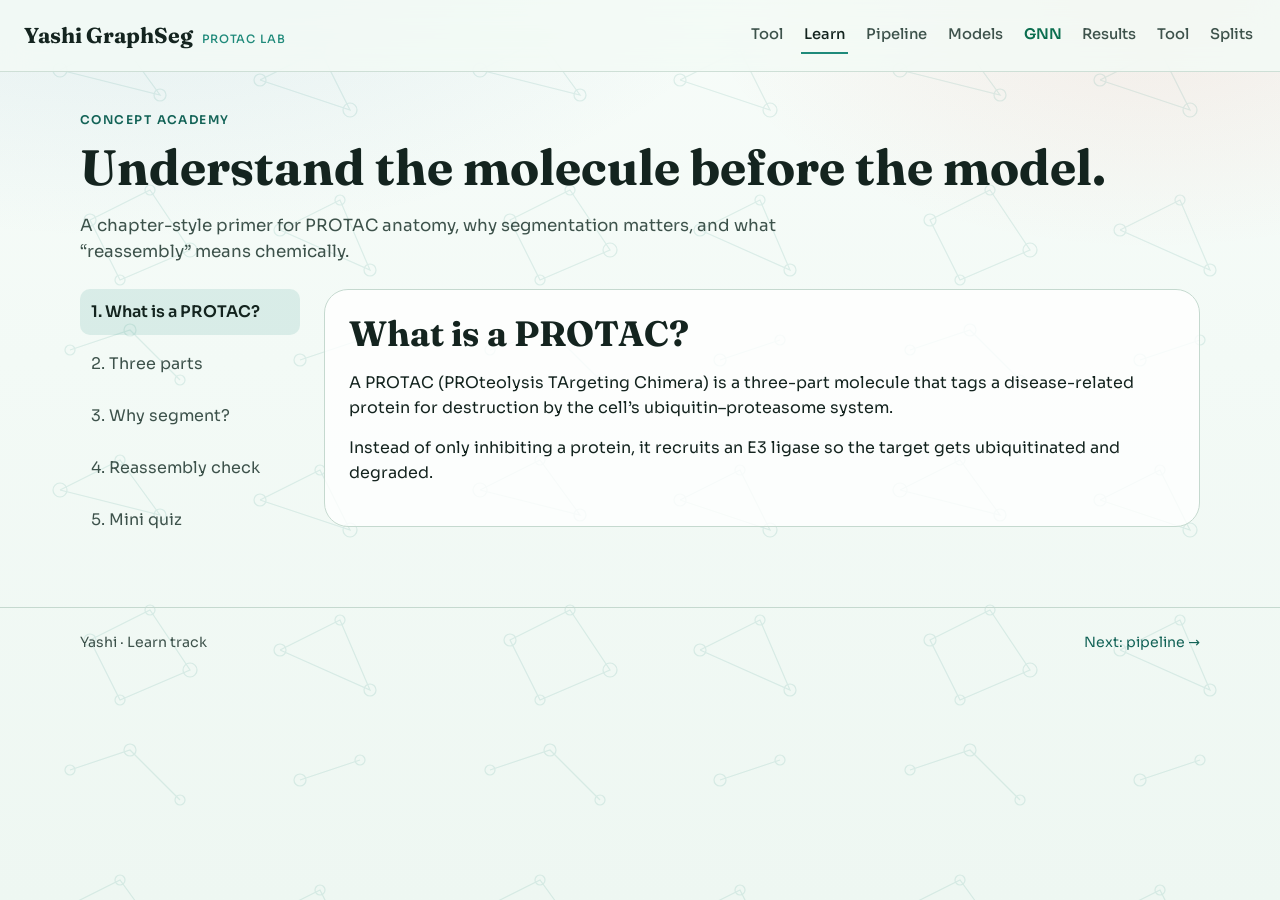
<file: web/learn.html>
<!DOCTYPE html>
<html lang="en">
<head>
  <meta charset="UTF-8" />
  <meta name="viewport" content="width=device-width, initial-scale=1" />
  <title>Learn PROTACs · Yashi GraphSeg</title>
  <link rel="stylesheet" href="css/base.css" />
  <link rel="stylesheet" href="css/pages.css" />
</head>
<body>
  <nav class="site-nav">
    <a class="brand" href="index.html">Yashi GraphSeg <span>PROTAC lab</span></a>
    <div class="nav-links">
      <a href="index.html">Tool</a>
      <a href="learn.html">Learn</a>
      <a href="pipeline.html">Pipeline</a>
      <a href="models.html">Models</a>
      <a class="gnn-link" href="models.html#gnn">GNN</a>
      <a href="results.html">Results</a>
      <a href="index.html">Tool</a>
      <a href="splits.html">Splits</a>
    </div>
  </nav>

  <main class="page wrap">
    <div class="kicker">Concept academy</div>
    <h1>Understand the molecule before the model.</h1>
    <p class="lede">A chapter-style primer for PROTAC anatomy, why segmentation matters, and what “reassembly” means chemically.</p>

    <div class="learn-stage" style="margin-top:1.5rem">
      <aside class="chapter-nav">
        <button class="active" data-chapter-btn="1">1. What is a PROTAC?</button>
        <button data-chapter-btn="2">2. Three parts</button>
        <button data-chapter-btn="3">3. Why segment?</button>
        <button data-chapter-btn="4">4. Reassembly check</button>
        <button data-chapter-btn="5">5. Mini quiz</button>
      </aside>

      <div>
        <section class="chapter active" data-chapter="1">
          <h2>What is a PROTAC?</h2>
          <p>A PROTAC (PROteolysis TArgeting Chimera) is a three-part molecule that tags a disease-related protein for destruction by the cell’s ubiquitin–proteasome system.</p>
          <p>Instead of only inhibiting a protein, it recruits an E3 ligase so the target gets ubiquitinated and degraded.</p>
        </section>

        <section class="chapter" data-chapter="2">
          <h2>Three parts</h2>
          <div class="anatomy">
            <div>
              <div class="anatomy-bar">
                <div class="seg-w" style="flex:1.1">Warhead</div>
                <div class="seg-l" style="flex:1.3">Linker</div>
                <div class="seg-e" style="flex:1">E3</div>
              </div>
              <p style="margin-top:1rem;color:var(--ink-soft)">
                Color language used across Yashi: coral = warhead, blue = linker, mint = E3.
              </p>
            </div>
            <div>
              <p><strong>Warhead</strong> binds the target protein.</p>
              <p><strong>Linker</strong> bridges the two ligands and controls geometry.</p>
              <p><strong>E3 ligand</strong> recruits the ubiquitin machinery.</p>
            </div>
          </div>
        </section>

        <section class="chapter" data-chapter="3">
          <h2>Why segment?</h2>
          <p>Public databases often give only the full PROTAC SMILES. Designers still want to know which atoms belong to which part.</p>
          <ul>
            <li>Reuse warheads / E3s in new designs</li>
            <li>Study linker chemistry separately</li>
            <li>Train models that generalize to novel combinations</li>
          </ul>
          <p>Yashi frames this as <em>atom-level segmentation</em> on a molecular graph.</p>
        </section>

        <section class="chapter" data-chapter="4">
          <h2>Reassembly check</h2>
          <p>If you cut the molecule at warhead–linker and linker–E3 borders, you should get exactly three chemically valid fragments that cover all atoms.</p>
          <p>That “reassembly” idea is used both as a label filter (notebook 01) and as an evaluation metric.</p>
          <p><span class="chip gnn">Skill tip</span> Thinking in constraints (not only accuracy) is how chemistry-aware ML papers survive review.</p>
        </section>

        <section class="chapter" data-chapter="5">
          <h2>Mini quiz</h2>
          <div class="quiz">
            <p>Which part connects the warhead to the E3 ligand?</p>
            <button class="btn ghost" data-quiz="wrong">Warhead</button>
            <button class="btn ghost" data-quiz="correct">Linker</button>
            <button class="btn ghost" data-quiz="wrong">E3 ligand</button>
            <div class="feedback" id="quiz-feedback"></div>
          </div>
        </section>
      </div>
    </div>
  </main>

  <footer class="site-footer">
    <div class="wrap">
      <div>Yashi · Learn track</div>
      <div><a href="pipeline.html">Next: pipeline →</a></div>
    </div>
  </footer>
  <script src="js/nav.js"></script>
  <script src="js/learn.js"></script>
</body>
</html>
</file>
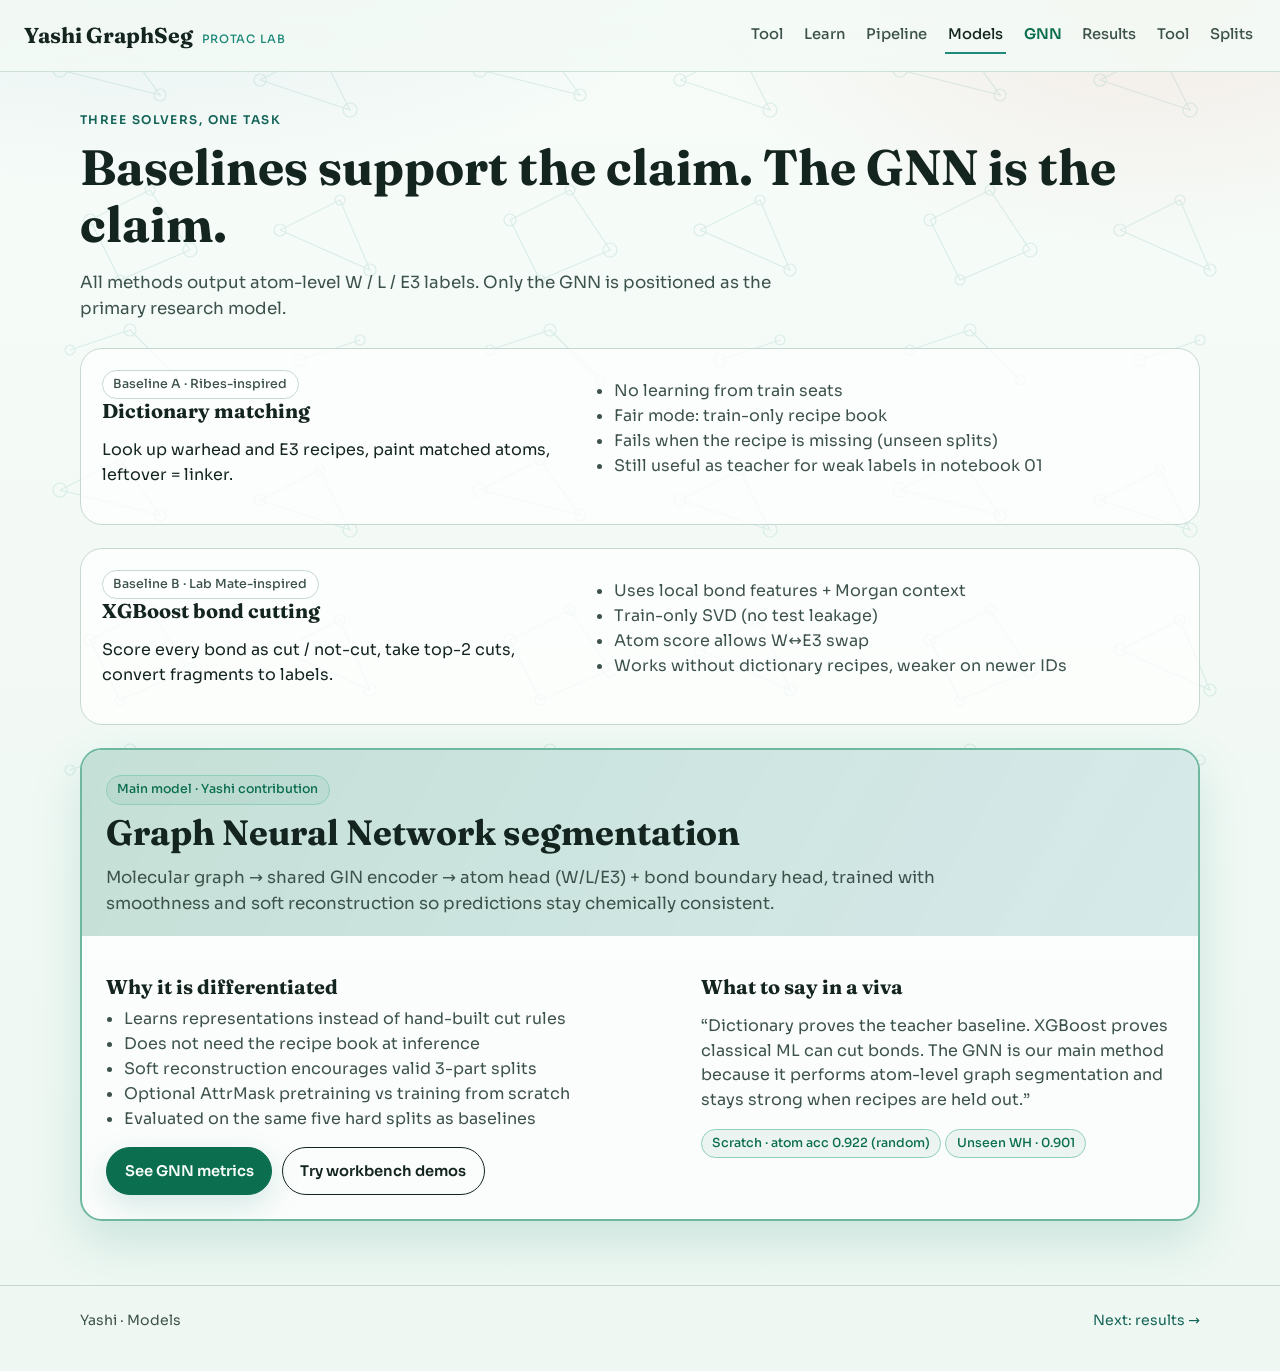
<file: web/models.html>
<!DOCTYPE html>
<html lang="en">
<head>
  <meta charset="UTF-8" />
  <meta name="viewport" content="width=device-width, initial-scale=1" />
  <title>Models · Yashi GraphSeg</title>
  <link rel="stylesheet" href="css/base.css" />
  <link rel="stylesheet" href="css/pages.css" />
</head>
<body>
  <nav class="site-nav">
    <a class="brand" href="index.html">Yashi GraphSeg <span>PROTAC lab</span></a>
    <div class="nav-links">
      <a href="index.html">Tool</a>
      <a href="learn.html">Learn</a>
      <a href="pipeline.html">Pipeline</a>
      <a href="models.html">Models</a>
      <a class="gnn-link" href="models.html#gnn">GNN</a>
      <a href="results.html">Results</a>
      <a href="index.html">Tool</a>
      <a href="splits.html">Splits</a>
    </div>
  </nav>

  <main class="page wrap">
    <div class="kicker">Three solvers, one task</div>
    <h1>Baselines support the claim. The GNN is the claim.</h1>
    <p class="lede">All methods output atom-level W / L / E3 labels. Only the GNN is positioned as the primary research model.</p>

    <div class="model-stack" style="margin-top:1.6rem">
      <section class="model-panel" id="dictionary">
        <div>
          <span class="chip">Baseline A · Ribes-inspired</span>
          <h3>Dictionary matching</h3>
          <p>Look up warhead and E3 recipes, paint matched atoms, leftover = linker.</p>
        </div>
        <div>
          <ul>
            <li>No learning from train seats</li>
            <li>Fair mode: train-only recipe book</li>
            <li>Fails when the recipe is missing (unseen splits)</li>
            <li>Still useful as teacher for weak labels in notebook 01</li>
          </ul>
        </div>
      </section>

      <section class="model-panel" id="xgboost">
        <div>
          <span class="chip">Baseline B · Lab Mate-inspired</span>
          <h3>XGBoost bond cutting</h3>
          <p>Score every bond as cut / not-cut, take top-2 cuts, convert fragments to labels.</p>
        </div>
        <div>
          <ul>
            <li>Uses local bond features + Morgan context</li>
            <li>Train-only SVD (no test leakage)</li>
            <li>Atom score allows W↔E3 swap</li>
            <li>Works without dictionary recipes, weaker on newer IDs</li>
          </ul>
        </div>
      </section>

      <section class="model-panel gnn-panel" id="gnn">
        <div class="gnn-banner">
          <span class="chip gnn">Main model · Yashi contribution</span>
          <h2 style="margin-top:0.5rem">Graph Neural Network segmentation</h2>
          <p class="lede" style="margin:0;max-width:70ch">
            Molecular graph → shared GIN encoder → atom head (W/L/E3) + bond boundary head,
            trained with smoothness and soft reconstruction so predictions stay chemically consistent.
          </p>
        </div>
        <div class="gnn-body">
          <div>
            <h3>Why it is differentiated</h3>
            <ul>
              <li>Learns representations instead of hand-built cut rules</li>
              <li>Does not need the recipe book at inference</li>
              <li>Soft reconstruction encourages valid 3-part splits</li>
              <li>Optional AttrMask pretraining vs training from scratch</li>
              <li>Evaluated on the same five hard splits as baselines</li>
            </ul>
            <div style="margin-top:1rem;display:flex;gap:0.6rem;flex-wrap:wrap">
              <a class="btn gnn" href="results.html">See GNN metrics</a>
              <a class="btn ghost" href="lab.html">Try workbench demos</a>
            </div>
          </div>
          <div>
            <h3>What to say in a viva</h3>
            <p style="color:var(--ink-soft)">
              “Dictionary proves the teacher baseline. XGBoost proves classical ML can cut bonds.
              The GNN is our main method because it performs atom-level graph segmentation and
              stays strong when recipes are held out.”
            </p>
            <div style="margin-top:0.8rem">
              <span class="chip gnn">Scratch · atom acc 0.922 (random)</span>
              <span class="chip gnn">Unseen WH · 0.901</span>
            </div>
          </div>
        </div>
      </section>
    </div>
  </main>

  <footer class="site-footer">
    <div class="wrap">
      <div>Yashi · Models</div>
      <div><a href="results.html">Next: results →</a></div>
    </div>
  </footer>
  <script src="js/nav.js"></script>
</body>
</html>
</file>
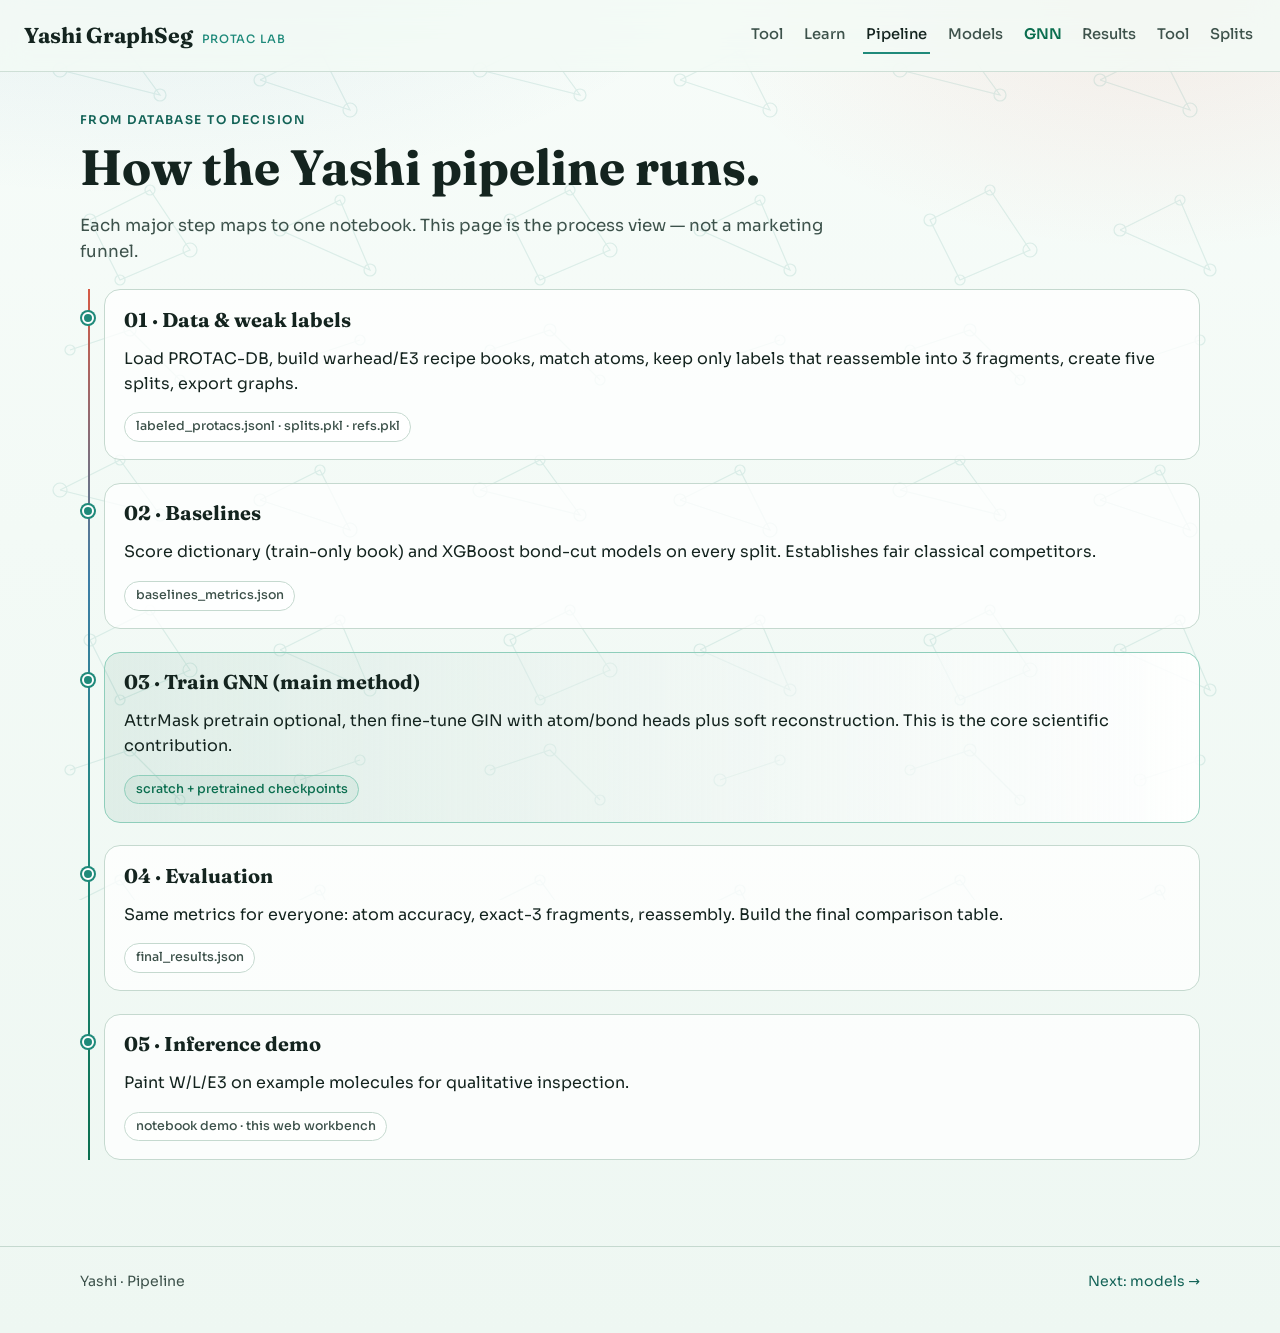
<file: web/pipeline.html>
<!DOCTYPE html>
<html lang="en">
<head>
  <meta charset="UTF-8" />
  <meta name="viewport" content="width=device-width, initial-scale=1" />
  <title>Pipeline · Yashi GraphSeg</title>
  <link rel="stylesheet" href="css/base.css" />
  <link rel="stylesheet" href="css/pages.css" />
</head>
<body>
  <nav class="site-nav">
    <a class="brand" href="index.html">Yashi GraphSeg <span>PROTAC lab</span></a>
    <div class="nav-links">
      <a href="index.html">Tool</a>
      <a href="learn.html">Learn</a>
      <a href="pipeline.html">Pipeline</a>
      <a href="models.html">Models</a>
      <a class="gnn-link" href="models.html#gnn">GNN</a>
      <a href="results.html">Results</a>
      <a href="index.html">Tool</a>
      <a href="splits.html">Splits</a>
    </div>
  </nav>

  <main class="page wrap">
    <div class="kicker">From database to decision</div>
    <h1>How the Yashi pipeline runs.</h1>
    <p class="lede">Each major step maps to one notebook. This page is the process view — not a marketing funnel.</p>

    <div class="timeline">
      <article class="t-step">
        <h3>01 · Data & weak labels</h3>
        <p>Load PROTAC-DB, build warhead/E3 recipe books, match atoms, keep only labels that reassemble into 3 fragments, create five splits, export graphs.</p>
        <span class="chip">labeled_protacs.jsonl · splits.pkl · refs.pkl</span>
      </article>
      <article class="t-step">
        <h3>02 · Baselines</h3>
        <p>Score dictionary (train-only book) and XGBoost bond-cut models on every split. Establishes fair classical competitors.</p>
        <span class="chip">baselines_metrics.json</span>
      </article>
      <article class="t-step gnn-step">
        <h3>03 · Train GNN (main method)</h3>
        <p>AttrMask pretrain optional, then fine-tune GIN with atom/bond heads plus soft reconstruction. This is the core scientific contribution.</p>
        <span class="chip gnn">scratch + pretrained checkpoints</span>
      </article>
      <article class="t-step">
        <h3>04 · Evaluation</h3>
        <p>Same metrics for everyone: atom accuracy, exact-3 fragments, reassembly. Build the final comparison table.</p>
        <span class="chip">final_results.json</span>
      </article>
      <article class="t-step">
        <h3>05 · Inference demo</h3>
        <p>Paint W/L/E3 on example molecules for qualitative inspection.</p>
        <span class="chip">notebook demo · this web workbench</span>
      </article>
    </div>
  </main>

  <footer class="site-footer">
    <div class="wrap">
      <div>Yashi · Pipeline</div>
      <div><a href="models.html">Next: models →</a></div>
    </div>
  </footer>
  <script src="js/nav.js"></script>
</body>
</html>
</file>
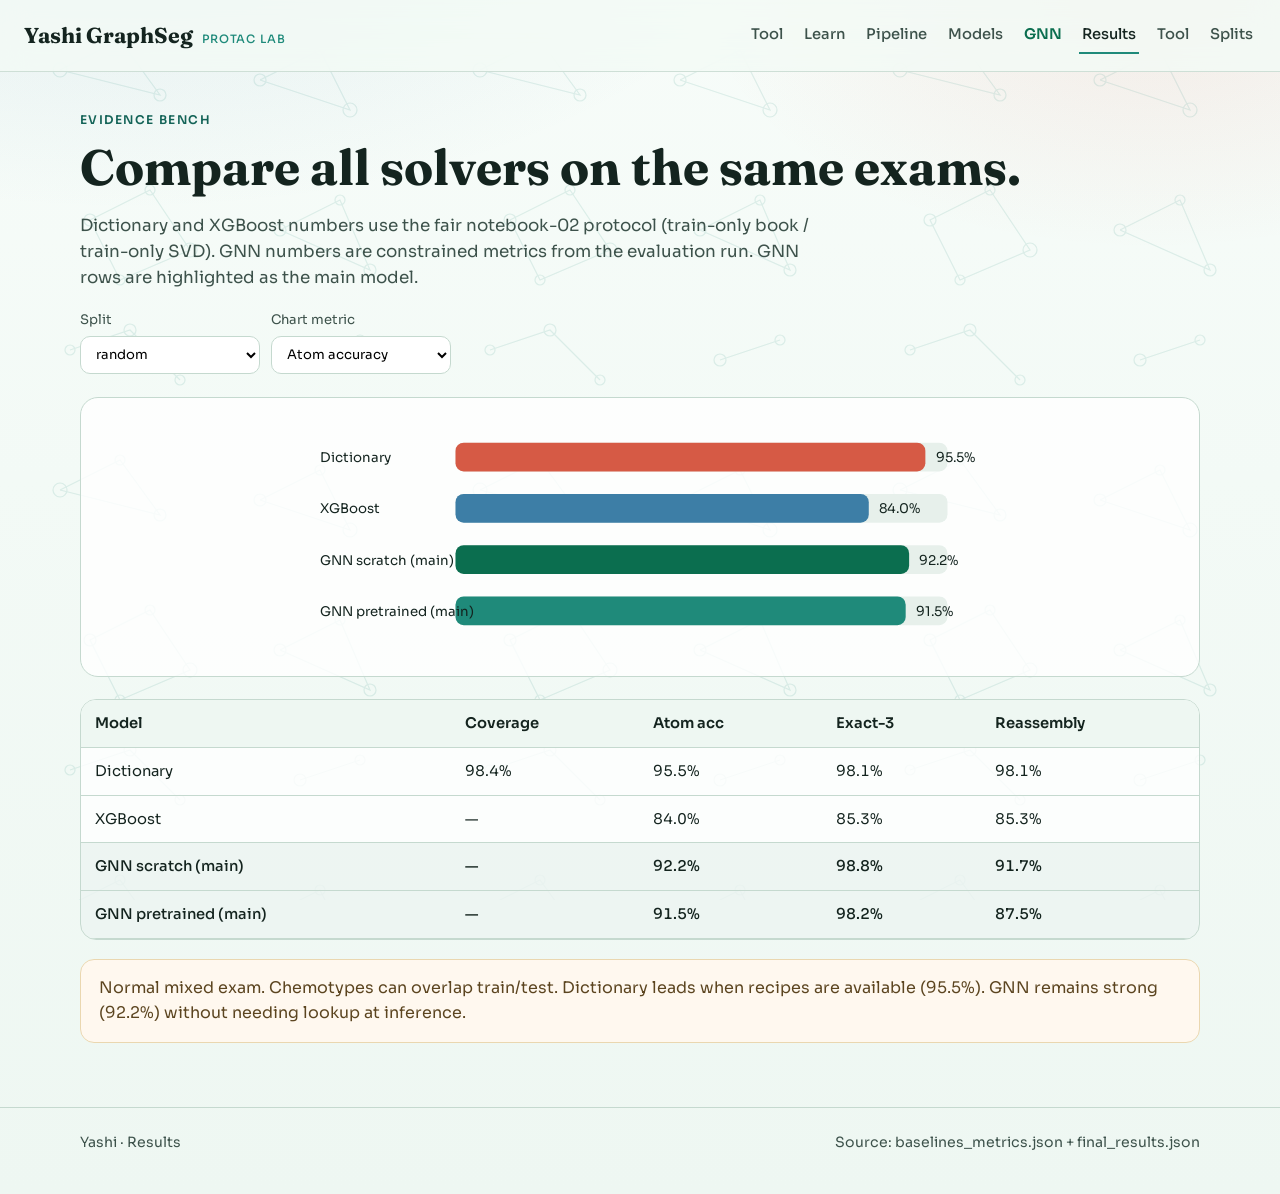
<file: web/results.html>
<!DOCTYPE html>
<html lang="en">
<head>
  <meta charset="UTF-8" />
  <meta name="viewport" content="width=device-width, initial-scale=1" />
  <title>Results · Yashi GraphSeg</title>
  <link rel="stylesheet" href="css/base.css" />
  <link rel="stylesheet" href="css/pages.css" />
</head>
<body>
  <nav class="site-nav">
    <a class="brand" href="index.html">Yashi GraphSeg <span>PROTAC lab</span></a>
    <div class="nav-links">
      <a href="index.html">Tool</a>
      <a href="learn.html">Learn</a>
      <a href="pipeline.html">Pipeline</a>
      <a href="models.html">Models</a>
      <a class="gnn-link" href="models.html#gnn">GNN</a>
      <a href="results.html">Results</a>
      <a href="index.html">Tool</a>
      <a href="splits.html">Splits</a>
    </div>
  </nav>

  <main class="page wrap">
    <div class="kicker">Evidence bench</div>
    <h1>Compare all solvers on the same exams.</h1>
    <p class="lede">
      Dictionary and XGBoost numbers use the fair notebook-02 protocol (train-only book / train-only SVD).
      GNN numbers are constrained metrics from the evaluation run. GNN rows are highlighted as the main model.
    </p>

    <div class="results-controls">
      <label>
        Split
        <select id="split-select"></select>
      </label>
      <label>
        Chart metric
        <select id="metric-select">
          <option value="atom_acc">Atom accuracy</option>
          <option value="exact_3">Exact-3 fragments</option>
          <option value="reassembly">Reassembly</option>
          <option value="coverage">Coverage (dict only)</option>
        </select>
      </label>
    </div>

    <div class="chart-frame" id="bar-chart" aria-label="Metrics bar chart"></div>

    <div class="table-wrap">
      <table id="results-table">
        <thead>
          <tr>
            <th>Model</th>
            <th>Coverage</th>
            <th>Atom acc</th>
            <th>Exact-3</th>
            <th>Reassembly</th>
          </tr>
        </thead>
        <tbody></tbody>
      </table>
    </div>

    <div class="insight" id="insight"></div>
  </main>

  <footer class="site-footer">
    <div class="wrap">
      <div>Yashi · Results</div>
      <div>Source: baselines_metrics.json + final_results.json</div>
    </div>
  </footer>
  <script src="js/data.js"></script>
  <script src="js/nav.js"></script>
  <script src="js/results.js"></script>
</body>
</html>
</file>
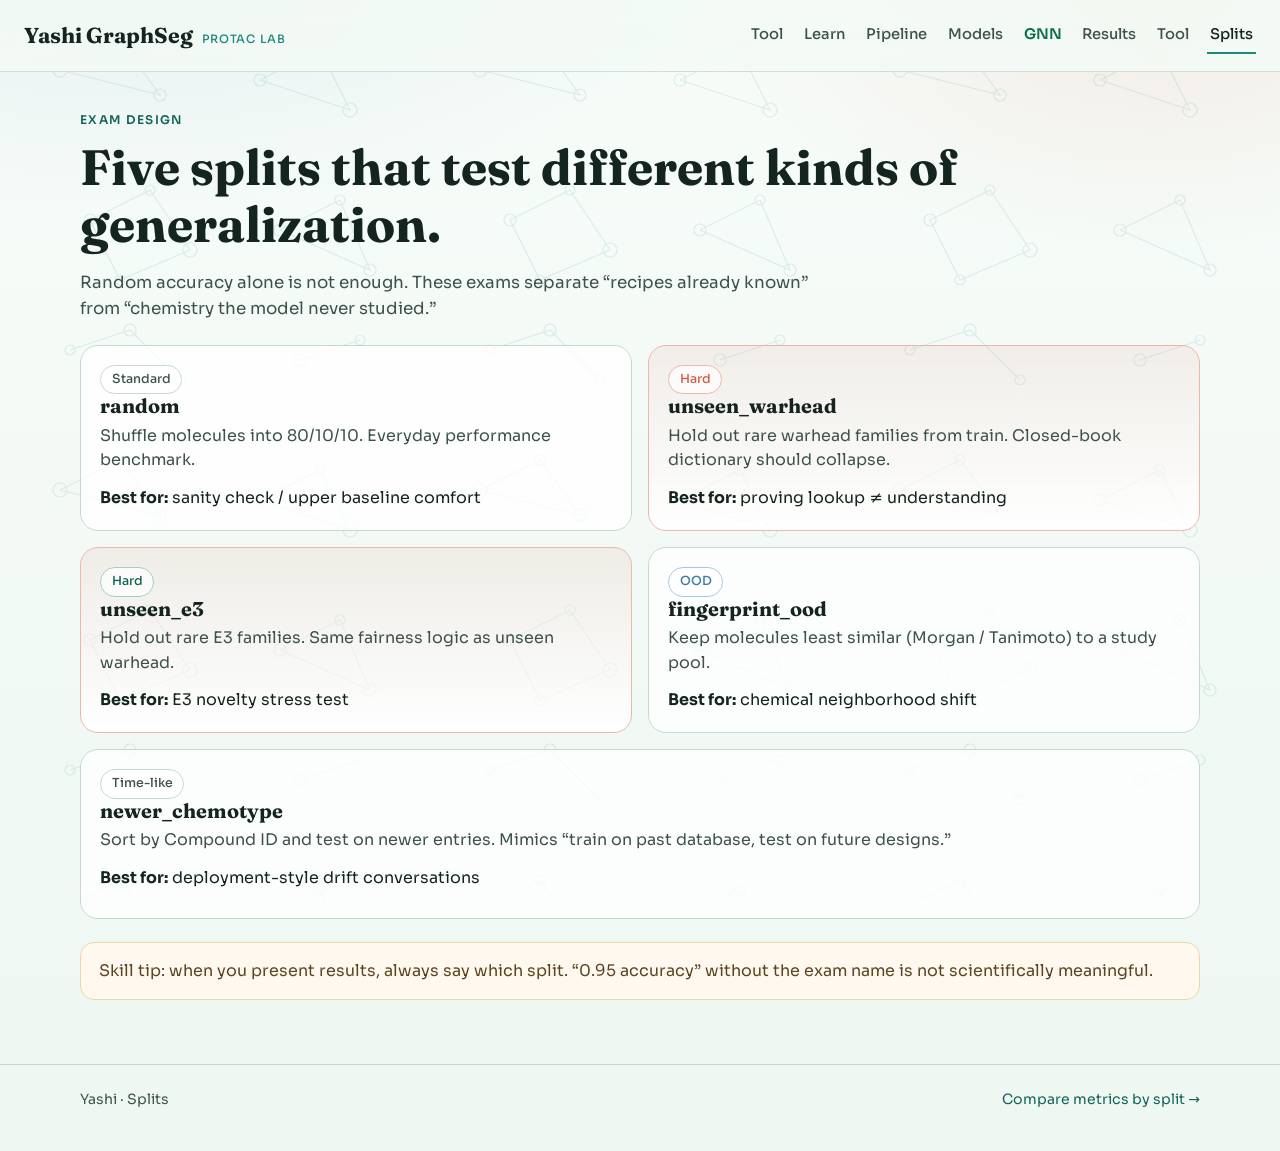
<file: web/splits.html>
<!DOCTYPE html>
<html lang="en">
<head>
  <meta charset="UTF-8" />
  <meta name="viewport" content="width=device-width, initial-scale=1" />
  <title>Splits · Yashi GraphSeg</title>
  <link rel="stylesheet" href="css/base.css" />
  <link rel="stylesheet" href="css/pages.css" />
  <style>
    .split-board {
      display: grid;
      grid-template-columns: repeat(2, 1fr);
      gap: 1rem;
      margin-top: 1.4rem;
    }
    .split-card {
      padding: 1.2rem;
      border-radius: 18px;
      border: 1px solid var(--line);
      background: rgba(255,255,255,0.78);
      min-height: 170px;
    }
    .split-card.hard {
      background: linear-gradient(180deg, rgba(214,90,69,0.08), rgba(255,255,255,0.9));
      border-color: #f0b4a8;
    }
    .split-card h3 { margin-bottom: 0.4rem; }
    .split-card p { color: var(--ink-soft); margin: 0 0 0.8rem; }
    @media (max-width: 800px) { .split-board { grid-template-columns: 1fr; } }
  </style>
</head>
<body>
  <nav class="site-nav">
    <a class="brand" href="index.html">Yashi GraphSeg <span>PROTAC lab</span></a>
    <div class="nav-links">
      <a href="index.html">Tool</a>
      <a href="learn.html">Learn</a>
      <a href="pipeline.html">Pipeline</a>
      <a href="models.html">Models</a>
      <a class="gnn-link" href="models.html#gnn">GNN</a>
      <a href="results.html">Results</a>
      <a href="index.html">Tool</a>
      <a href="splits.html">Splits</a>
    </div>
  </nav>

  <main class="page wrap">
    <div class="kicker">Exam design</div>
    <h1>Five splits that test different kinds of generalization.</h1>
    <p class="lede">
      Random accuracy alone is not enough. These exams separate “recipes already known”
      from “chemistry the model never studied.”
    </p>

    <div class="split-board">
      <article class="split-card">
        <span class="chip">Standard</span>
        <h3>random</h3>
        <p>Shuffle molecules into 80/10/10. Everyday performance benchmark.</p>
        <strong>Best for:</strong> sanity check / upper baseline comfort
      </article>
      <article class="split-card hard">
        <span class="chip w">Hard</span>
        <h3>unseen_warhead</h3>
        <p>Hold out rare warhead families from train. Closed-book dictionary should collapse.</p>
        <strong>Best for:</strong> proving lookup ≠ understanding
      </article>
      <article class="split-card hard">
        <span class="chip e">Hard</span>
        <h3>unseen_e3</h3>
        <p>Hold out rare E3 families. Same fairness logic as unseen warhead.</p>
        <strong>Best for:</strong> E3 novelty stress test
      </article>
      <article class="split-card">
        <span class="chip l">OOD</span>
        <h3>fingerprint_ood</h3>
        <p>Keep molecules least similar (Morgan / Tanimoto) to a study pool.</p>
        <strong>Best for:</strong> chemical neighborhood shift
      </article>
      <article class="split-card" style="grid-column: 1 / -1">
        <span class="chip">Time-like</span>
        <h3>newer_chemotype</h3>
        <p>Sort by Compound ID and test on newer entries. Mimics “train on past database, test on future designs.”</p>
        <strong>Best for:</strong> deployment-style drift conversations
      </article>
    </div>

    <div class="insight" style="margin-top:1.4rem">
      Skill tip: when you present results, always say which split. “0.95 accuracy” without the exam name is not scientifically meaningful.
    </div>
  </main>

  <footer class="site-footer">
    <div class="wrap">
      <div>Yashi · Splits</div>
      <div><a href="results.html">Compare metrics by split →</a></div>
    </div>
  </footer>
  <script src="js/nav.js"></script>
</body>
</html>
</file>
<file: web/css/base.css>
@import url("https://fonts.googleapis.com/css2?family=Fraunces:opsz,wght@9..144,500;9..144,700&family=Sora:wght@300;400;500;600&display=swap");

:root {
  --ink: #14241f;
  --ink-soft: #3d524b;
  --paper: #f3faf6;
  --paper-2: #e7f4ee;
  --line: #c5d9cf;
  --mint: #1f8a7a;
  --mint-deep: #136357;
  --coral: #d65a45;
  --sky: #3d7ea6;
  --gold: #c4922a;
  --gnn: #0b6e4f;
  --gnn-glow: rgba(31, 138, 122, 0.18);
  --shadow: 0 18px 50px rgba(20, 36, 31, 0.08);
  --radius: 18px;
  --nav-h: 72px;
  --font-display: "Fraunces", Georgia, serif;
  --font-body: "Sora", system-ui, sans-serif;
}

*,
*::before,
*::after { box-sizing: border-box; }

html { scroll-behavior: smooth; }

body {
  margin: 0;
  font-family: var(--font-body);
  color: var(--ink);
  background:
    radial-gradient(1200px 600px at 10% -10%, rgba(61, 126, 166, 0.12), transparent 55%),
    radial-gradient(900px 500px at 90% 0%, rgba(214, 90, 69, 0.10), transparent 50%),
    linear-gradient(180deg, #f7fcf9 0%, var(--paper) 40%, #eef7f2 100%);
  min-height: 100vh;
  line-height: 1.55;
}

body::before {
  content: "";
  position: fixed;
  inset: 0;
  pointer-events: none;
  z-index: -1;
  opacity: 0.35;
  background-image: url("../assets/mol-grid.svg");
  background-size: 420px;
}

a { color: var(--mint-deep); text-decoration: none; }
a:hover { text-decoration: underline; }

img { max-width: 100%; display: block; }

.site-nav {
  position: sticky;
  top: 0;
  z-index: 50;
  height: var(--nav-h);
  display: flex;
  align-items: center;
  justify-content: space-between;
  gap: 1rem;
  padding: 0 1.5rem;
  backdrop-filter: blur(14px);
  background: rgba(243, 250, 246, 0.82);
  border-bottom: 1px solid rgba(197, 217, 207, 0.8);
}

.brand {
  display: flex;
  align-items: baseline;
  gap: 0.55rem;
  font-family: var(--font-display);
  font-weight: 700;
  font-size: 1.35rem;
  color: var(--ink);
  text-decoration: none;
}

.brand span {
  font-family: var(--font-body);
  font-size: 0.72rem;
  font-weight: 500;
  letter-spacing: 0.08em;
  text-transform: uppercase;
  color: var(--mint);
}

.nav-links {
  display: flex;
  flex-wrap: wrap;
  gap: 0.35rem 0.9rem;
  align-items: center;
}

.nav-links a {
  color: var(--ink-soft);
  font-size: 0.92rem;
  font-weight: 500;
  text-decoration: none;
  padding: 0.35rem 0.2rem;
  border-bottom: 2px solid transparent;
}

.nav-links a:hover,
.nav-links a.active {
  color: var(--ink);
  border-bottom-color: var(--mint);
  text-decoration: none;
}

.nav-links a.gnn-link {
  color: var(--gnn);
  font-weight: 600;
}

.wrap {
  width: min(1120px, calc(100% - 2rem));
  margin: 0 auto;
}

.page {
  padding: 2.2rem 0 4rem;
}

h1, h2, h3 {
  font-family: var(--font-display);
  line-height: 1.15;
  margin: 0 0 0.75rem;
}

h1 { font-size: clamp(2rem, 4vw, 3.1rem); }
h2 { font-size: clamp(1.5rem, 3vw, 2.2rem); }
h3 { font-size: 1.25rem; }

.lede {
  font-size: 1.05rem;
  color: var(--ink-soft);
  max-width: 62ch;
}

.kicker {
  display: inline-block;
  font-size: 0.75rem;
  letter-spacing: 0.12em;
  text-transform: uppercase;
  font-weight: 600;
  color: var(--mint-deep);
  margin-bottom: 0.6rem;
}

.btn {
  display: inline-flex;
  align-items: center;
  gap: 0.45rem;
  border: 1px solid var(--ink);
  background: var(--ink);
  color: #f7fcf9;
  padding: 0.7rem 1.1rem;
  border-radius: 999px;
  font-weight: 600;
  font-size: 0.92rem;
  cursor: pointer;
  text-decoration: none;
  transition: transform 0.2s ease, background 0.2s ease;
}

.btn:hover {
  transform: translateY(-1px);
  text-decoration: none;
  background: var(--mint-deep);
  border-color: var(--mint-deep);
  color: #fff;
}

.btn.ghost {
  background: transparent;
  color: var(--ink);
}

.btn.gnn {
  background: var(--gnn);
  border-color: var(--gnn);
  box-shadow: 0 10px 30px var(--gnn-glow);
}

.chip {
  display: inline-flex;
  align-items: center;
  gap: 0.35rem;
  padding: 0.25rem 0.65rem;
  border-radius: 999px;
  border: 1px solid var(--line);
  background: rgba(255,255,255,0.7);
  font-size: 0.78rem;
  font-weight: 500;
  color: var(--ink-soft);
}

.chip.w { border-color: #f0b4a8; color: var(--coral); }
.chip.l { border-color: #a8c8dc; color: var(--sky); }
.chip.e { border-color: #9fd0c5; color: var(--mint-deep); }
.chip.gnn { border-color: #8fcebb; color: var(--gnn); background: rgba(11,110,79,0.06); }

.site-footer {
  border-top: 1px solid var(--line);
  padding: 1.5rem 0 2.5rem;
  color: var(--ink-soft);
  font-size: 0.88rem;
}

.site-footer .wrap {
  display: flex;
  flex-wrap: wrap;
  justify-content: space-between;
  gap: 0.8rem;
}

.metric {
  font-variant-numeric: tabular-nums;
}

@media (max-width: 720px) {
  .site-nav {
    height: auto;
    flex-direction: column;
    align-items: flex-start;
    padding: 0.85rem 1rem;
  }
  .nav-links { gap: 0.45rem 0.75rem; }
}
</file>
<file: web/css/pages.css>
/* ---- Cockpit (index) ---- */
.cockpit-hero {
  display: grid;
  grid-template-columns: 1.15fr 0.85fr;
  gap: 2rem;
  align-items: stretch;
  margin-bottom: 2.5rem;
}

.cockpit-copy {
  padding: 1.5rem 0;
}

.cockpit-visual {
  position: relative;
  min-height: 320px;
  border-radius: 28px;
  overflow: hidden;
  background:
    linear-gradient(145deg, rgba(31,138,122,0.18), rgba(61,126,166,0.12) 45%, rgba(214,90,69,0.16)),
    #dff0ea;
  border: 1px solid var(--line);
}

.cockpit-visual svg {
  width: 100%;
  height: 100%;
}

.ternary-caption {
  position: absolute;
  left: 1rem;
  right: 1rem;
  bottom: 1rem;
  display: flex;
  gap: 0.5rem;
  flex-wrap: wrap;
}

.module-rail {
  display: grid;
  grid-template-columns: repeat(3, 1fr);
  gap: 1rem;
}

.module {
  padding: 1.25rem 1.2rem 1.4rem;
  border-radius: var(--radius);
  border: 1px solid var(--line);
  background: rgba(255,255,255,0.72);
  min-height: 180px;
  transition: transform 0.25s ease, box-shadow 0.25s ease;
}

.module:hover {
  transform: translateY(-3px);
  box-shadow: var(--shadow);
}

.module.primary {
  grid-column: span 1;
  background:
    linear-gradient(180deg, rgba(11,110,79,0.10), rgba(255,255,255,0.85));
  border-color: #8fcebb;
}

.module h3 { margin-top: 0.4rem; }
.module p { color: var(--ink-soft); margin: 0 0 1rem; font-size: 0.95rem; }

.status-strip {
  margin-top: 2rem;
  display: grid;
  grid-template-columns: repeat(4, 1fr);
  gap: 0.8rem;
}

.status-item {
  padding: 1rem;
  border-left: 3px solid var(--mint);
  background: rgba(255,255,255,0.55);
}

.status-item strong {
  display: block;
  font-size: 1.35rem;
  font-family: var(--font-display);
}

/* ---- Learn (chapter ribbon) ---- */
.learn-stage {
  display: grid;
  grid-template-columns: 220px 1fr;
  gap: 1.5rem;
}

.chapter-nav {
  position: sticky;
  top: calc(var(--nav-h) + 1rem);
  align-self: start;
  display: flex;
  flex-direction: column;
  gap: 0.4rem;
}

.chapter-nav button {
  text-align: left;
  border: 0;
  background: transparent;
  padding: 0.65rem 0.7rem;
  border-radius: 10px;
  cursor: pointer;
  color: var(--ink-soft);
  font: inherit;
}

.chapter-nav button.active {
  background: rgba(31,138,122,0.12);
  color: var(--ink);
  font-weight: 600;
}

.chapter {
  display: none;
  padding: 1.5rem;
  border-radius: 24px;
  background: rgba(255,255,255,0.78);
  border: 1px solid var(--line);
  animation: rise 0.35s ease;
}

.chapter.active { display: block; }

.anatomy {
  display: grid;
  grid-template-columns: 1.2fr 0.8fr;
  gap: 1.2rem;
  margin-top: 1rem;
}

.anatomy-bar {
  display: flex;
  height: 54px;
  border-radius: 999px;
  overflow: hidden;
  border: 1px solid var(--line);
}

.anatomy-bar > div {
  display: grid;
  place-items: center;
  color: #fff;
  font-weight: 600;
  font-size: 0.85rem;
}

.seg-w { background: var(--coral); }
.seg-l { background: var(--sky); }
.seg-e { background: var(--mint); }

.quiz {
  margin-top: 1.2rem;
  padding-top: 1rem;
  border-top: 1px dashed var(--line);
}

.quiz button {
  margin: 0.3rem 0.35rem 0 0;
}

.quiz .feedback {
  margin-top: 0.7rem;
  font-weight: 500;
}

/* ---- Pipeline timeline ---- */
.timeline {
  position: relative;
  margin-top: 1.5rem;
  padding-left: 1.5rem;
}

.timeline::before {
  content: "";
  position: absolute;
  left: 8px;
  top: 0;
  bottom: 0;
  width: 2px;
  background: linear-gradient(var(--coral), var(--sky), var(--mint), var(--gnn));
}

.t-step {
  position: relative;
  margin-bottom: 1.4rem;
  padding: 1.1rem 1.2rem;
  background: rgba(255,255,255,0.75);
  border: 1px solid var(--line);
  border-radius: 16px;
}

.t-step::before {
  content: "";
  position: absolute;
  left: -1.42rem;
  top: 1.35rem;
  width: 12px;
  height: 12px;
  border-radius: 50%;
  background: var(--mint);
  border: 2px solid #fff;
  box-shadow: 0 0 0 2px var(--mint);
}

.t-step.gnn-step {
  border-color: #8fcebb;
  background: linear-gradient(90deg, rgba(11,110,79,0.08), rgba(255,255,255,0.9));
}

/* ---- Models page ---- */
.model-stack {
  display: flex;
  flex-direction: column;
  gap: 1.4rem;
}

.model-panel {
  display: grid;
  grid-template-columns: 0.9fr 1.1fr;
  gap: 1.2rem;
  padding: 1.3rem;
  border-radius: 22px;
  border: 1px solid var(--line);
  background: rgba(255,255,255,0.72);
}

.model-panel.gnn-panel {
  grid-template-columns: 1fr;
  padding: 0;
  overflow: hidden;
  border: 2px solid #6db89f;
  box-shadow: 0 20px 50px var(--gnn-glow);
}

.gnn-banner {
  padding: 1.6rem 1.5rem 1.2rem;
  background:
    linear-gradient(120deg, rgba(11,110,79,0.16), rgba(61,126,166,0.10)),
    #e8f6f1;
}

.gnn-body {
  display: grid;
  grid-template-columns: 1.1fr 0.9fr;
  gap: 1rem;
  padding: 1.2rem 1.5rem 1.5rem;
}

.model-panel h3 { margin-bottom: 0.35rem; }
.model-panel ul { margin: 0.6rem 0 0; padding-left: 1.1rem; color: var(--ink-soft); }

/* ---- Results ---- */
.results-controls {
  display: flex;
  flex-wrap: wrap;
  gap: 0.7rem;
  align-items: end;
  margin: 1.2rem 0 1.4rem;
}

.results-controls label {
  display: flex;
  flex-direction: column;
  gap: 0.3rem;
  font-size: 0.82rem;
  color: var(--ink-soft);
}

.results-controls select {
  min-width: 180px;
  padding: 0.55rem 0.7rem;
  border-radius: 10px;
  border: 1px solid var(--line);
  background: #fff;
  font: inherit;
}

.chart-frame {
  height: 280px;
  padding: 1rem;
  border-radius: 18px;
  border: 1px solid var(--line);
  background: rgba(255,255,255,0.8);
}

.table-wrap {
  margin-top: 1.4rem;
  overflow-x: auto;
  border-radius: 16px;
  border: 1px solid var(--line);
  background: rgba(255,255,255,0.8);
}

table {
  width: 100%;
  border-collapse: collapse;
  font-size: 0.92rem;
}

th, td {
  padding: 0.75rem 0.85rem;
  text-align: left;
  border-bottom: 1px solid var(--line);
}

th { background: #eef7f2; font-weight: 600; }
tr.gnn-row { background: rgba(11,110,79,0.06); font-weight: 500; }

.insight {
  margin-top: 1.2rem;
  padding: 1rem 1.15rem;
  border-radius: 14px;
  background: #fff8ef;
  border: 1px solid #ead7b0;
  color: #5c4520;
}

/* ---- Lab workbench ---- */
.lab-layout {
  display: grid;
  grid-template-columns: 0.95fr 1.05fr;
  gap: 1.2rem;
}

.lab-pane {
  border: 1px solid var(--line);
  border-radius: 20px;
  background: rgba(255,255,255,0.8);
  padding: 1.15rem;
}

.lab-pane h2 { font-size: 1.35rem; }

.model-tabs {
  display: flex;
  gap: 0.4rem;
  flex-wrap: wrap;
  margin: 0.8rem 0 1rem;
}

.model-tabs button {
  border: 1px solid var(--line);
  background: #fff;
  border-radius: 999px;
  padding: 0.45rem 0.85rem;
  cursor: pointer;
  font: inherit;
}

.model-tabs button.active {
  background: var(--ink);
  color: #fff;
  border-color: var(--ink);
}

.model-tabs button.gnn-tab.active {
  background: var(--gnn);
  border-color: var(--gnn);
}

.demo-list {
  display: flex;
  flex-direction: column;
  gap: 0.5rem;
}

.demo-list button {
  text-align: left;
  border: 1px solid var(--line);
  background: #f8fcfa;
  border-radius: 12px;
  padding: 0.7rem 0.8rem;
  cursor: pointer;
  font: inherit;
}

.demo-list button.active {
  border-color: var(--mint);
  background: rgba(31,138,122,0.08);
}

.smiles-box {
  width: 100%;
  min-height: 84px;
  border: 1px solid var(--line);
  border-radius: 12px;
  padding: 0.7rem;
  font-family: ui-monospace, SFMono-Regular, Menlo, Consolas, monospace;
  font-size: 0.82rem;
  resize: vertical;
  background: #fbfffd;
}

.protac-viz {
  margin-top: 1rem;
  display: flex;
  height: 70px;
  border-radius: 14px;
  overflow: hidden;
  border: 1px solid var(--line);
}

.protac-viz div {
  display: grid;
  place-items: center;
  color: white;
  font-weight: 600;
  font-size: 0.85rem;
  transition: flex 0.4s ease;
}

.pred-board {
  margin-top: 1rem;
  display: grid;
  gap: 0.7rem;
}

.pred-row {
  display: grid;
  grid-template-columns: 120px 1fr auto;
  gap: 0.7rem;
  align-items: center;
  padding: 0.7rem 0.8rem;
  border-radius: 12px;
  border: 1px solid var(--line);
  background: #fff;
}

.pred-row.gnn-pred {
  border-color: #6db89f;
  background: rgba(11,110,79,0.06);
}

.pred-row .fail { color: var(--coral); font-weight: 600; }
.pred-row .ok { color: var(--mint-deep); font-weight: 600; }

@keyframes rise {
  from { opacity: 0; transform: translateY(8px); }
  to { opacity: 1; transform: translateY(0); }
}

@media (max-width: 900px) {
  .cockpit-hero,
  .learn-stage,
  .anatomy,
  .model-panel,
  .gnn-body,
  .lab-layout,
  .module-rail,
  .status-strip {
    grid-template-columns: 1fr;
  }
  .model-panel.gnn-panel { grid-template-columns: 1fr; }
  .pred-row { grid-template-columns: 1fr; }
}
</file>
